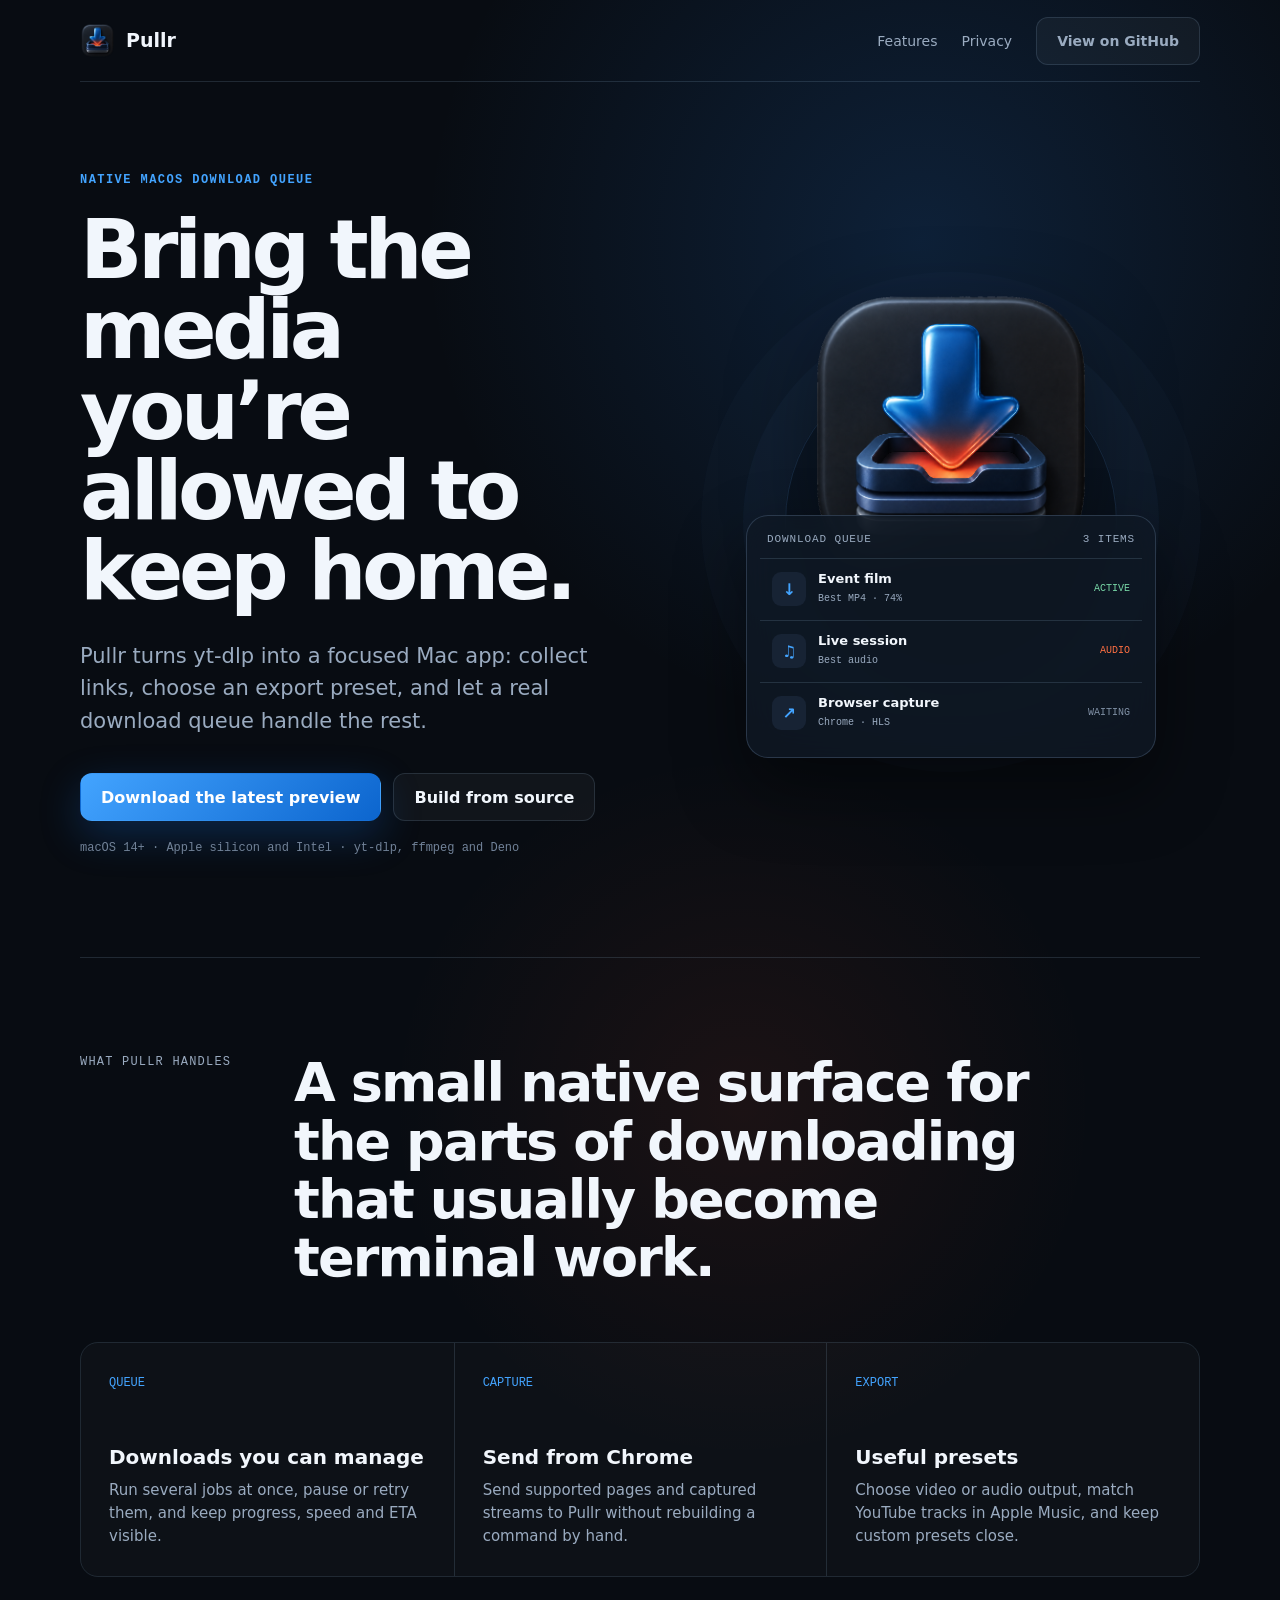
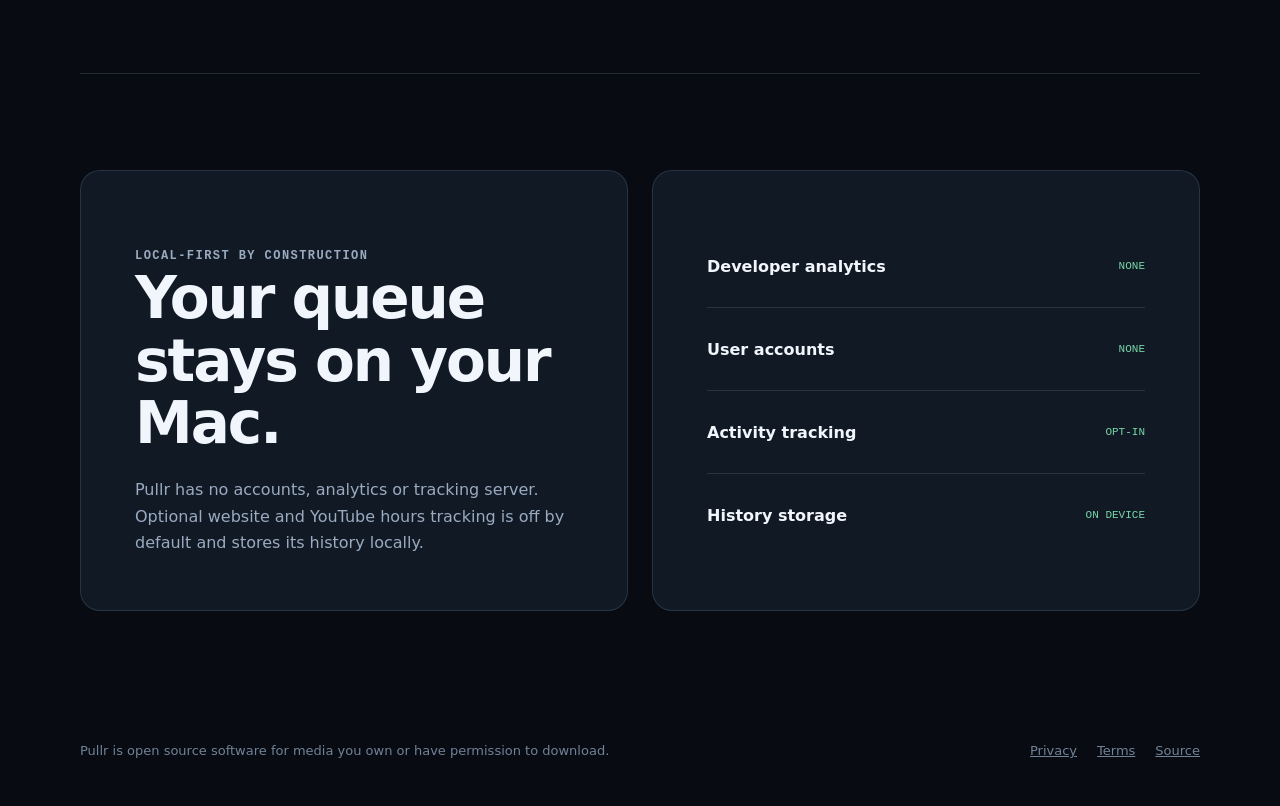
<file: docs/index.html>
<!doctype html>
<html lang="en">
<head>
  <meta charset="utf-8">
  <meta name="viewport" content="width=device-width, initial-scale=1">
  <meta name="theme-color" content="#080c12">
  <meta name="description" content="Pullr is a native macOS media download queue with Chrome capture, Apple Music matching, and optional local activity history.">
  <meta property="og:title" content="Pullr for macOS">
  <meta property="og:description" content="A native, local-first media download queue for your Mac.">
  <meta property="og:image" content="https://italian-seasoning.github.io/Pullr/pullr-icon.png">
  <title>Pullr — a native download queue for macOS</title>
  <link rel="icon" href="pullr-icon.png">
  <style>
    :root {
      color-scheme: dark;
      --canvas: #080c12;
      --panel: #111925;
      --panel-raised: #172334;
      --text: #f1f6fc;
      --muted: #9aabc0;
      --blue: #43a4ff;
      --blue-deep: #0c65ce;
      --ember: #ff7043;
      --line: rgba(158, 190, 224, 0.16);
      --display: ui-rounded, "SF Pro Rounded", "SF Pro Display", system-ui, sans-serif;
      --body: "SF Pro Text", -apple-system, BlinkMacSystemFont, system-ui, sans-serif;
      --mono: "SFMono-Regular", Consolas, monospace;
    }

    * { box-sizing: border-box; }
    html { scroll-behavior: smooth; }
    body {
      margin: 0;
      background:
        radial-gradient(circle at 72% 10%, rgba(39, 122, 220, 0.19), transparent 31rem),
        radial-gradient(circle at 58% 46%, rgba(255, 91, 48, 0.08), transparent 22rem),
        var(--canvas);
      color: var(--text);
      font-family: var(--body);
      -webkit-font-smoothing: antialiased;
    }

    a { color: inherit; }
    a:focus-visible { outline: 3px solid var(--blue); outline-offset: 4px; border-radius: 6px; }
    .shell { width: min(1120px, calc(100% - 40px)); margin: 0 auto; }

    header {
      display: flex;
      align-items: center;
      justify-content: space-between;
      min-height: 82px;
      border-bottom: 1px solid var(--line);
    }

    .brand { display: inline-flex; align-items: center; gap: 11px; text-decoration: none; font: 700 19px/1 var(--display); }
    .brand img { width: 35px; height: 35px; border-radius: 9px; }
    nav { display: flex; align-items: center; gap: 24px; color: var(--muted); font-size: 14px; }
    nav a { text-decoration: none; }
    nav a:hover { color: var(--text); }

    .hero {
      display: grid;
      grid-template-columns: minmax(0, 1.05fr) minmax(340px, 0.95fr);
      align-items: center;
      gap: 72px;
      min-height: 690px;
      padding: 92px 0 88px;
    }

    .eyebrow { margin: 0 0 24px; color: var(--blue); font: 650 12px/1 var(--mono); letter-spacing: 0.12em; text-transform: uppercase; }
    h1 { max-width: 720px; margin: 0; font: 760 clamp(50px, 7vw, 82px)/0.98 var(--display); letter-spacing: -0.055em; }
    .lede { max-width: 600px; margin: 28px 0 0; color: var(--muted); font-size: clamp(18px, 2vw, 21px); line-height: 1.55; }
    .actions { display: flex; flex-wrap: wrap; gap: 12px; margin-top: 36px; }

    .button {
      display: inline-flex;
      align-items: center;
      justify-content: center;
      min-height: 48px;
      padding: 0 20px;
      border: 1px solid var(--line);
      border-radius: 12px;
      background: rgba(255, 255, 255, 0.04);
      text-decoration: none;
      font-weight: 680;
      transition: transform 160ms ease, border-color 160ms ease, background 160ms ease;
    }
    .button:hover { transform: translateY(-2px); border-color: rgba(140, 194, 255, 0.45); background: rgba(255, 255, 255, 0.07); }
    .button.primary { border-color: transparent; background: linear-gradient(135deg, var(--blue), var(--blue-deep)); color: #fff; box-shadow: 0 14px 40px rgba(22, 111, 218, 0.28); }
    .requirements { margin-top: 18px; color: #718298; font: 12px/1.5 var(--mono); }

    .queue-stage { position: relative; min-height: 480px; display: grid; place-items: center; }
    .queue-stage::before {
      content: "";
      position: absolute;
      width: 330px;
      height: 330px;
      border: 1px solid rgba(89, 157, 234, 0.18);
      border-radius: 50%;
      box-shadow: 0 0 0 42px rgba(89, 157, 234, 0.035), 0 0 0 84px rgba(89, 157, 234, 0.02);
    }
    .app-icon { position: absolute; top: 0; width: min(300px, 72vw); filter: drop-shadow(0 28px 45px rgba(0, 0, 0, 0.45)); z-index: 2; }
    .queue {
      position: absolute;
      width: min(410px, 94vw);
      bottom: 4px;
      padding: 13px;
      border: 1px solid rgba(153, 191, 233, 0.2);
      border-radius: 22px;
      background: rgba(15, 24, 36, 0.84);
      box-shadow: 0 30px 70px rgba(0, 0, 0, 0.45);
      backdrop-filter: blur(22px);
      z-index: 3;
    }
    .queue-title { display: flex; justify-content: space-between; padding: 5px 7px 13px; color: var(--muted); font: 11px/1 var(--mono); letter-spacing: 0.08em; text-transform: uppercase; }
    .job { display: grid; grid-template-columns: 34px 1fr auto; align-items: center; gap: 12px; padding: 12px; border-top: 1px solid var(--line); }
    .job:first-of-type { border-top: 0; }
    .job-icon { display: grid; place-items: center; width: 34px; height: 34px; border-radius: 9px; background: var(--panel-raised); color: var(--blue); font-weight: 800; }
    .job strong { display: block; font-size: 13px; }
    .job small { color: var(--muted); font: 10px/1.8 var(--mono); }
    .status { color: #78d7a7; font: 10px/1 var(--mono); text-transform: uppercase; }
    .status.waiting { color: #8091a6; }
    .status.audio { color: var(--ember); }

    .section { padding: 96px 0; border-top: 1px solid var(--line); }
    .section-heading { display: grid; grid-template-columns: 180px 1fr; gap: 34px; margin-bottom: 54px; }
    .section-label { color: var(--muted); font: 12px/1.4 var(--mono); text-transform: uppercase; letter-spacing: 0.1em; }
    h2 { max-width: 760px; margin: 0; font: 680 clamp(32px, 4.5vw, 54px)/1.08 var(--display); letter-spacing: -0.035em; }
    .features { display: grid; grid-template-columns: repeat(3, 1fr); border: 1px solid var(--line); border-radius: 18px; overflow: hidden; }
    .feature { min-height: 220px; padding: 28px; border-left: 1px solid var(--line); background: rgba(255, 255, 255, 0.018); }
    .feature:first-child { border-left: 0; }
    .feature-mark { color: var(--blue); font: 12px/1 var(--mono); }
    .feature h3 { margin: 55px 0 10px; font: 670 20px/1.2 var(--display); }
    .feature p { margin: 0; color: var(--muted); font-size: 15px; line-height: 1.55; }

    .local { display: grid; grid-template-columns: 1fr 1fr; gap: 24px; }
    .local-copy, .local-list { padding: clamp(28px, 5vw, 54px); border: 1px solid var(--line); border-radius: 20px; background: var(--panel); }
    .local-copy h2 { font-size: clamp(34px, 5vw, 58px); }
    .local-copy p { margin: 22px 0 0; color: var(--muted); line-height: 1.65; }
    .local-list { display: grid; gap: 0; }
    .local-row { display: flex; justify-content: space-between; align-items: center; gap: 20px; padding: 18px 0; border-bottom: 1px solid var(--line); }
    .local-row:last-child { border-bottom: 0; }
    .local-row span:first-child { font-weight: 630; }
    .local-row span:last-child { color: #78d7a7; font: 11px/1 var(--mono); text-transform: uppercase; }

    footer { display: flex; justify-content: space-between; gap: 32px; padding: 36px 0 48px; color: #718298; font-size: 13px; }
    footer div:last-child { display: flex; gap: 20px; }

    @media (max-width: 820px) {
      nav a:not(.button) { display: none; }
      .hero { grid-template-columns: 1fr; gap: 62px; padding-top: 72px; }
      .queue-stage { min-height: 440px; }
      .section-heading { grid-template-columns: 1fr; }
      .features, .local { grid-template-columns: 1fr; }
      .feature { border-left: 0; border-top: 1px solid var(--line); }
      .feature:first-child { border-top: 0; }
    }

    @media (max-width: 520px) {
      .shell { width: min(100% - 28px, 1120px); }
      header { min-height: 70px; }
      nav .button { min-height: 40px; padding: 0 13px; font-size: 13px; }
      h1 { font-size: 48px; }
      .hero { padding-top: 58px; }
      .section { padding: 72px 0; }
      .queue-stage { min-height: 390px; }
      .app-icon { width: 250px; }
      .queue { bottom: 0; }
      footer { flex-direction: column; }
    }

    @media (prefers-reduced-motion: reduce) {
      html { scroll-behavior: auto; }
      .button { transition: none; }
    }
  </style>
</head>
<body>
  <div class="shell">
    <header>
      <a class="brand" href="#top" aria-label="Pullr home">
        <img src="pullr-icon.png" alt="">
        <span>Pullr</span>
      </a>
      <nav aria-label="Main navigation">
        <a href="#features">Features</a>
        <a href="#privacy">Privacy</a>
        <a class="button" href="https://github.com/Italian-seasoning/Pullr">View on GitHub</a>
      </nav>
    </header>

    <main id="top">
      <section class="hero">
        <div>
          <p class="eyebrow">Native macOS download queue</p>
          <h1>Bring the media you’re allowed to keep home.</h1>
          <p class="lede">Pullr turns yt-dlp into a focused Mac app: collect links, choose an export preset, and let a real download queue handle the rest.</p>
          <div class="actions">
            <a class="button primary" href="https://github.com/Italian-seasoning/Pullr/releases/latest">Download the latest preview</a>
            <a class="button" href="https://github.com/Italian-seasoning/Pullr#build-and-test">Build from source</a>
          </div>
          <p class="requirements">macOS 14+ · Apple silicon and Intel · yt-dlp, ffmpeg and Deno</p>
        </div>

        <div class="queue-stage" aria-label="Pullr icon above a sample download queue">
          <img class="app-icon" src="pullr-icon.png" alt="Pullr app icon">
          <div class="queue">
            <div class="queue-title"><span>Download queue</span><span>3 items</span></div>
            <div class="job">
              <div class="job-icon">↓</div>
              <div><strong>Event film</strong><small>Best MP4 · 74%</small></div>
              <span class="status">active</span>
            </div>
            <div class="job">
              <div class="job-icon">♫</div>
              <div><strong>Live session</strong><small>Best audio</small></div>
              <span class="status audio">audio</span>
            </div>
            <div class="job">
              <div class="job-icon">↗</div>
              <div><strong>Browser capture</strong><small>Chrome · HLS</small></div>
              <span class="status waiting">waiting</span>
            </div>
          </div>
        </div>
      </section>

      <section class="section" id="features">
        <div class="section-heading">
          <div class="section-label">What Pullr handles</div>
          <h2>A small native surface for the parts of downloading that usually become terminal work.</h2>
        </div>
        <div class="features">
          <article class="feature">
            <span class="feature-mark">QUEUE</span>
            <h3>Downloads you can manage</h3>
            <p>Run several jobs at once, pause or retry them, and keep progress, speed and ETA visible.</p>
          </article>
          <article class="feature">
            <span class="feature-mark">CAPTURE</span>
            <h3>Send from Chrome</h3>
            <p>Send supported pages and captured streams to Pullr without rebuilding a command by hand.</p>
          </article>
          <article class="feature">
            <span class="feature-mark">EXPORT</span>
            <h3>Useful presets</h3>
            <p>Choose video or audio output, match YouTube tracks in Apple Music, and keep custom presets close.</p>
          </article>
        </div>
      </section>

      <section class="section" id="privacy">
        <div class="local">
          <div class="local-copy">
            <p class="eyebrow">Local-first by construction</p>
            <h2>Your queue stays on your Mac.</h2>
            <p>Pullr has no accounts, analytics or tracking server. Optional website and YouTube hours tracking is off by default and stores its history locally.</p>
          </div>
          <div class="local-list" aria-label="Privacy summary">
            <div class="local-row"><span>Developer analytics</span><span>none</span></div>
            <div class="local-row"><span>User accounts</span><span>none</span></div>
            <div class="local-row"><span>Activity tracking</span><span>opt-in</span></div>
            <div class="local-row"><span>History storage</span><span>on device</span></div>
          </div>
        </div>
      </section>
    </main>

    <footer>
      <div>Pullr is open source software for media you own or have permission to download.</div>
      <div>
        <a href="https://github.com/Italian-seasoning/Pullr/blob/main/PRIVACY.md">Privacy</a>
        <a href="https://github.com/Italian-seasoning/Pullr/blob/main/TERMS.md">Terms</a>
        <a href="https://github.com/Italian-seasoning/Pullr">Source</a>
      </div>
    </footer>
  </div>
</body>
</html>
</file>
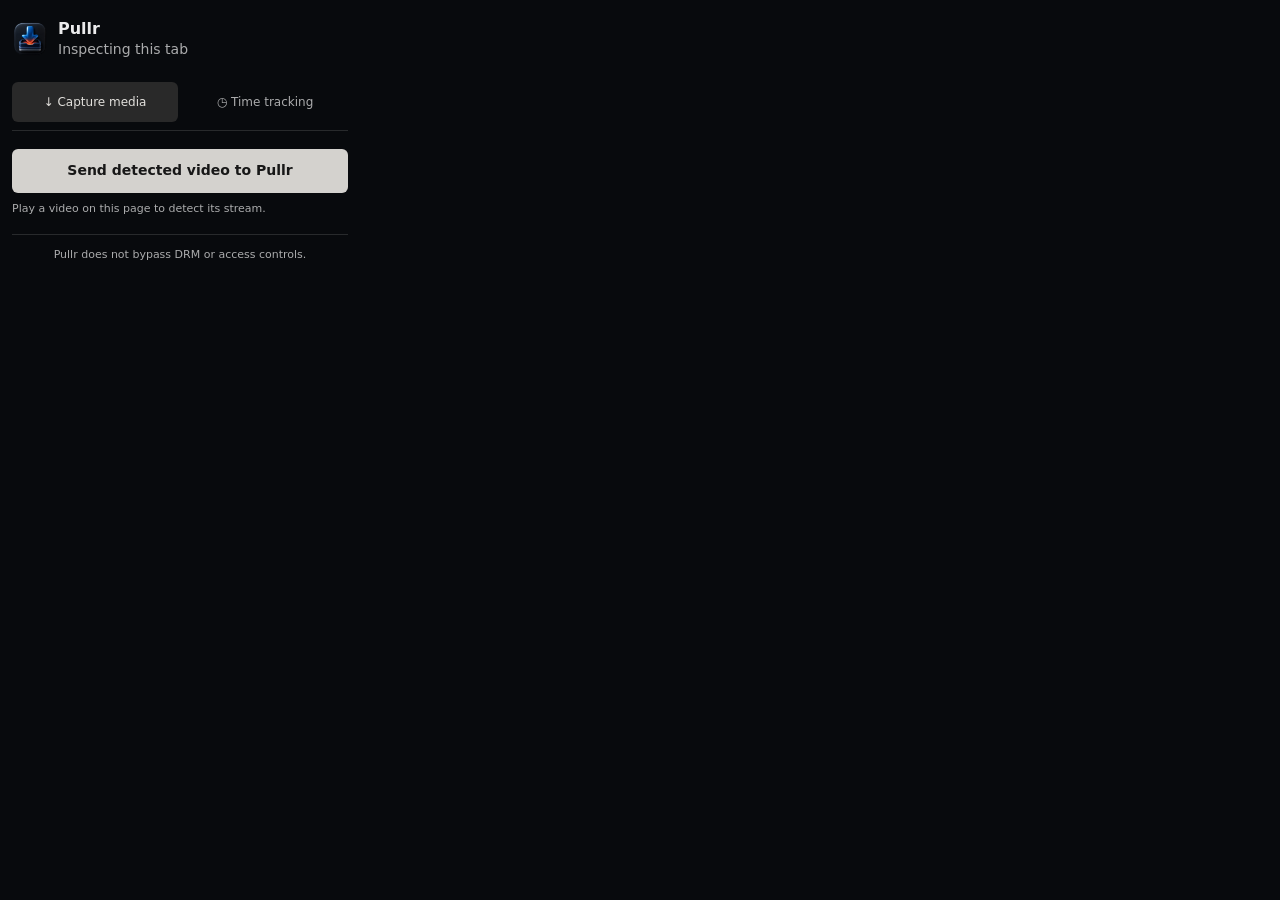
<file: chrome-extension/popup.html>
<!doctype html>
<html lang="en">
  <head>
    <meta charset="utf-8">
    <meta name="viewport" content="width=device-width, initial-scale=1">
    <title>Pullr</title>
    <link rel="stylesheet" href="popup.css">
  </head>
  <body>
    <main>
      <header>
        <img class="mark" src="icons/icon128.png" alt="">
        <div>
          <h1>Pullr</h1>
          <p id="tab-title">Inspecting this tab</p>
        </div>
      </header>

      <nav class="view-switcher" aria-label="Extension sections">
        <button type="button" data-view="capture" aria-pressed="true">↓ Capture media</button>
        <button type="button" data-view="tracking" aria-pressed="false">◷ Time tracking</button>
      </nav>
      <div id="capture-view">
      <button id="send-page" type="button">Send detected video to Pullr</button>
      <p id="capture-help" class="capture-help">Play a video on this page to detect its stream.</p>
      <section id="music" hidden>
        <div class="section-heading">
          <h2>YouTube music</h2>
        </div>
        <p id="song-title"></p>
        <div class="icon-actions">
          <button id="apple-music" class="icon-button" type="button" aria-label="Find in Apple Music" title="Find in Apple Music">
            <svg aria-hidden="true" viewBox="0 0 24 24"><path d="M9 18V6l9-2v12M9 10l9-2M6.5 21C4.6 21 3 20 3 18.5S4.6 16 6.5 16 10 17 10 18.5 8.4 21 6.5 21Zm9-2c-1.9 0-3.5-1-3.5-2.5s1.6-2.5 3.5-2.5 3.5 1 3.5 2.5-1.6 2.5-3.5 2.5Z"/></svg>
            <span>Find in Apple Music</span>
          </button>
          <button id="download-audio" class="icon-button secondary" type="button" aria-label="Download audio and add to Music" title="Download audio and add to Music">
            <svg aria-hidden="true" viewBox="0 0 24 24"><path d="M12 3v11m0 0 4-4m-4 4-4-4M5 19h14"/></svg>
            <span>Download audio and add to Music</span>
          </button>
          <button id="send-youtube" class="icon-button secondary" type="button" aria-label="Download H.265 video" title="Download H.265 video">
            <svg aria-hidden="true" viewBox="0 0 24 24"><path d="M4 6.5h10v11H4zM14 10l6-3v10l-6-3z"/></svg>
            <span>Download H.265 video</span>
          </button>
        </div>
        <button id="confirm-apple-music" class="secondary" type="button" hidden></button>
      </section>

      <section id="detected" hidden>
        <div class="section-heading">
          <h2>Detected streams</h2>
          <span id="stream-count"></span>
        </div>
        <div id="stream-list"></div>
      </section>

      </div>
      <section id="tracking-view" class="hours-settings" aria-labelledby="hours-title" hidden>
        <h2>Time, on your terms.</h2>
        <p class="tracking-help">Keeps recording with Pullr closed. Only the websites you choose, while your browser is active.</p>
        <p id="tracking-sync" role="status"></p>
        <label class="toggle-row" for="hours-toggle">
          <span>
            <strong id="hours-title">Record website time</strong>
            <small>Add a website below, then turn recording on.</small>
          </span>
          <input id="hours-toggle" type="checkbox">
        </label>
        <button id="allow-site" class="secondary" type="button" disabled>Add this website</button>
        <div id="allowed-sites" aria-label="Allowed websites"></div>
        <details>
          <summary>Privacy terms</summary>
          <p>Pullr records time only for websites you add here while Chrome is focused. It stores domains and YouTube titles on this Mac. The developer receives nothing. Turning this off stops new records; clear existing records in Pullr’s Activity section.</p>
        </details>
      </section>

      <p class="privacy">Pullr does not bypass DRM or access controls.</p>
      <p id="status" role="status" aria-live="polite"></p>
    </main>

    <script src="stream-capture.js"></script>
    <script src="website-tracker.js"></script>
    <script src="popup.js"></script>
  </body>
</html>
</file>
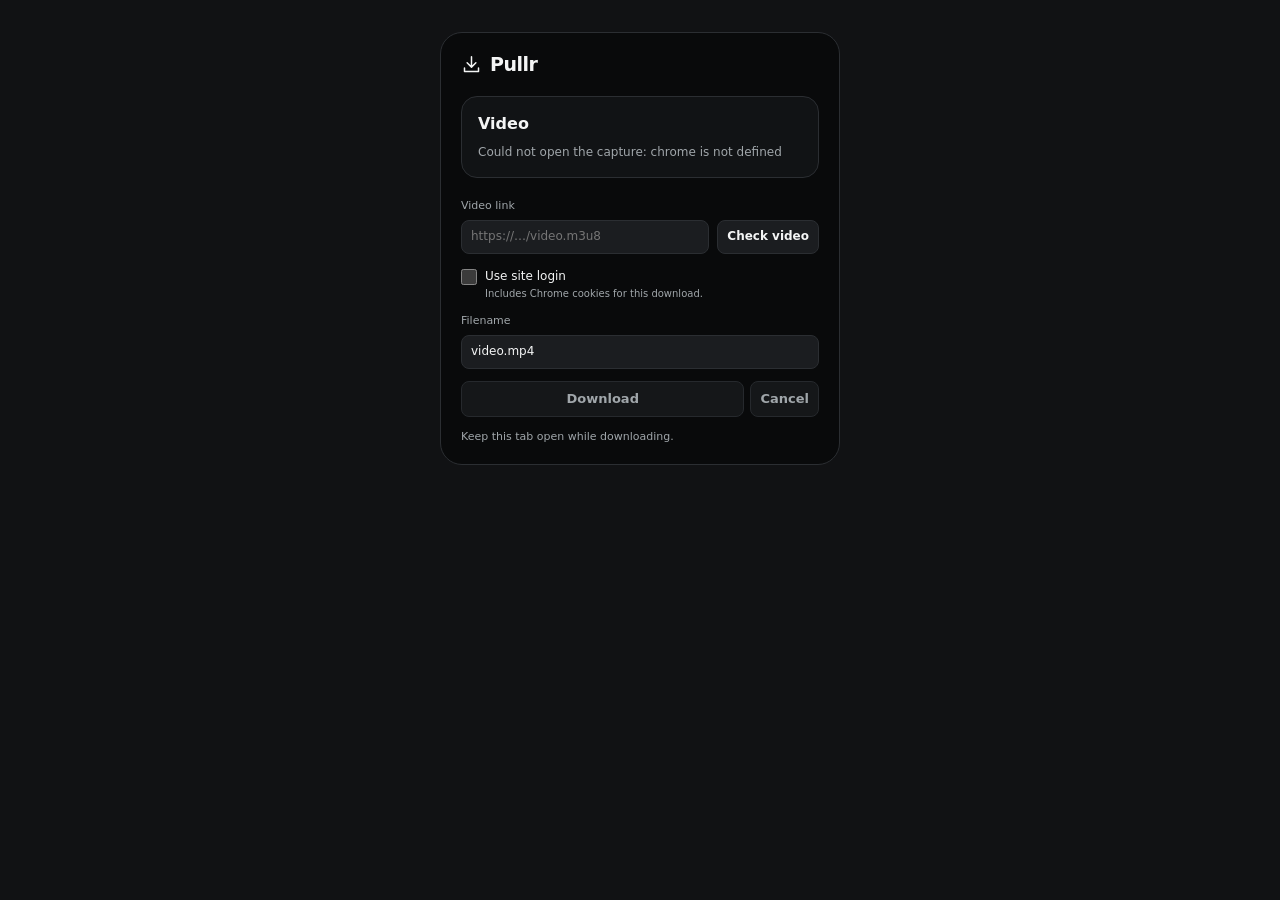
<file: windows/chrome-extension/download.html>
<!doctype html><html lang="en"><head><meta charset="utf-8"><meta name="viewport" content="width=device-width, initial-scale=1"><title>Download video — Pullr</title><link rel="stylesheet" href="ui.css"></head>
<body class="manager"><main><header><h1><svg viewBox="0 0 24 24" fill="none" stroke="currentColor" stroke-width="1.7" stroke-linecap="round" stroke-linejoin="round" aria-hidden="true" focusable="false"><path d="M12 3v12m-5-5 5 5 5-5M4 16v4h16v-4"/></svg>Pullr</h1></header>
<section class="transfer" data-state="idle" aria-label="Download status"><div class="progress-rail"><progress id="progress" value="0" max="100" aria-label="Download progress"></progress></div><div><p id="title">Video</p><p id="percent" aria-hidden="true">0%</p><p id="status" role="status" aria-live="polite">Paste a link to begin.</p></div></section>
<div class="link-field"><label class="field"><span>Video link</span><input id="url" type="url" spellcheck="false" placeholder="https://…/video.m3u8"></label><button id="inspect" type="button">Check video</button></div>
<label class="check"><input id="use-login" type="checkbox"><span>Use site login<small>Includes Chrome cookies for this download.</small></span></label>
<div class="fields"><label class="field" id="quality-field" hidden><span>Quality</span><select id="quality"></select></label>
<label class="field"><span>Filename</span><input id="filename" value="video.mp4"></label></div>
<div class="actions"><button id="save" class="primary" type="button" disabled>Download</button><button id="cancel" type="button" disabled>Cancel</button></div>
<p class="hint">Keep this tab open while downloading.</p>
</main><script src="vendor/mux.min.js"></script><script src="dlp.js"></script><script src="download.js"></script></body></html>
</file>
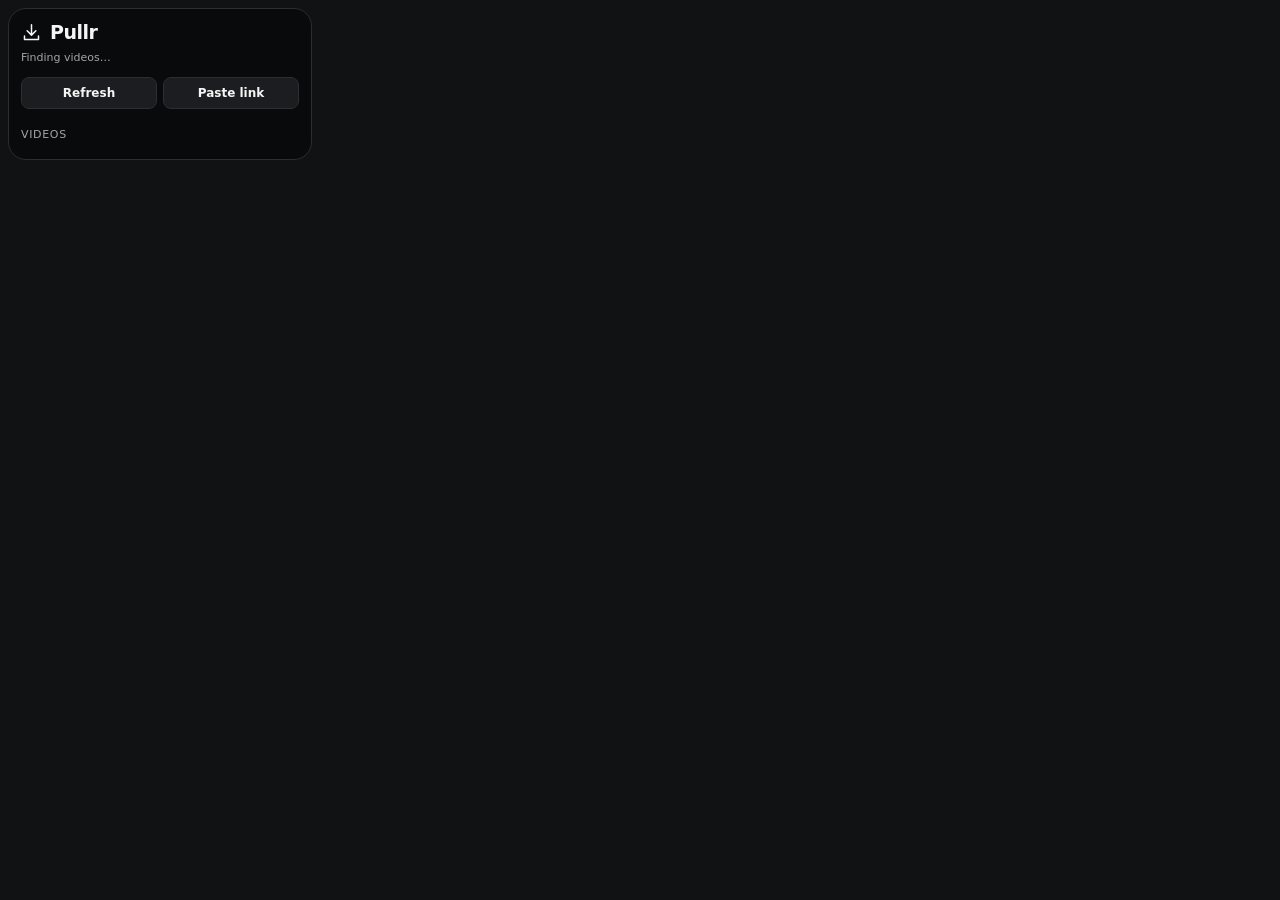
<file: windows/chrome-extension/popup.html>
<!doctype html><html lang="en"><head><meta charset="utf-8"><meta name="viewport" content="width=device-width, initial-scale=1"><title>Pullr</title><link rel="stylesheet" href="ui.css"></head>
<body class="popup"><main><header><h1><svg viewBox="0 0 24 24" fill="none" stroke="currentColor" stroke-width="1.7" stroke-linecap="round" stroke-linejoin="round" aria-hidden="true" focusable="false"><path d="M12 3v12m-5-5 5 5 5-5M4 16v4h16v-4"/></svg>Pullr</h1><p id="tab-title">Finding videos…</p></header>
<div class="actions"><button id="refresh" type="button">Refresh</button><button id="paste" type="button">Paste link</button></div>
<h2>Videos <span id="count"></span></h2><div id="stream-list"></div><p id="status" role="status" aria-live="polite"></p>
<section id="queue-section" hidden><h2>Downloads <span id="queue-count"></span></h2><div id="queue-list"></div></section>
</main><script src="stream-capture.js"></script><script src="popup.js"></script></body></html>
</file>
<file: chrome-extension/popup.css>
:root {
  color-scheme: dark;
  --bg: #080a0d;
  --glass: rgba(25, 29, 35, 0.72);
  --glass-strong: rgba(30, 35, 42, 0.9);
  --text: rgba(255, 255, 255, 0.92);
  --muted: rgba(255, 255, 255, 0.66);
  --accent: #d4d2ce;
  --border: rgba(255, 255, 255, 0.13);
  --highlight: rgba(255, 255, 255, 0.07);
  --shadow: rgba(0, 0, 0, 0.32);
}

* { box-sizing: border-box; }
[hidden] { display:none!important; }

body {
  width: 360px;
  margin: 0;
  font: 14px/1.4 system-ui, -apple-system, BlinkMacSystemFont, "Segoe UI", sans-serif;
  color: var(--text);
  background: var(--bg);
}

main { padding: 12px; }

header {
  display: flex;
  gap: 10px;
  align-items: center;
  margin-bottom: 10px;
  padding: 10px;
  border: 1px solid var(--border);
  border-radius: 6px;
  background: var(--glass);
}

.mark {
  width: 36px;
  height: 36px;
  flex: 0 0 auto;
  border-radius: 10px;
  box-shadow: 0 5px 14px rgba(0, 0, 0, 0.25);
}

h1, h2, p { margin: 0; }
h1 { font-size: 16px; font-weight: 650; }
h2 { font-size: 13px; font-weight: 650; }
p { color: var(--muted); }

#tab-title {
  max-width: 278px;
  overflow: hidden;
  text-overflow: ellipsis;
  white-space: nowrap;
}

#music, #detected, .hours-settings {
  margin-bottom: 10px;
  padding: 11px;
  border: 1px solid var(--border);
  border-radius: 6px;
  background: var(--glass);
}

.hours-settings {
  background: var(--glass-strong);
}

.toggle-row {
  display: flex;
  min-height: 44px;
  align-items: center;
  justify-content: space-between;
  gap: 12px;
  cursor: pointer;
}

.toggle-row span { display: grid; gap: 2px; }
.toggle-row strong { font-size: 12px; }
.toggle-row small { color: var(--muted); font-size: 11px; }
.toggle-row input { width: 18px; height: 18px; accent-color: var(--accent); }
.toggle-row input:focus-visible { outline: 2px solid rgba(130, 174, 255, 0.9); outline-offset: 2px; }

#allow-site { margin-top: 9px; }
#allowed-sites { display: grid; gap: 5px; margin-top: 7px; }
.allowed-site { display: flex; align-items: center; justify-content: space-between; gap: 8px; font-size: 12px; }
.allowed-site span { overflow: hidden; text-overflow: ellipsis; white-space: nowrap; }
button.remove-site { width: auto; min-height: 30px; padding: 0 9px; font-size: 11px; }

details { margin-top: 7px; color: var(--muted); font-size: 11px; }
summary { cursor: pointer; }
details p { margin-top: 6px; }

#song-title {
  margin-bottom: 8px;
  overflow: hidden;
  color: var(--text);
  font-size: 12px;
  text-overflow: ellipsis;
  white-space: nowrap;
}

.icon-actions { display: grid; gap: 6px; }

button.icon-button {
  display: flex;
  width: 100%;
  min-height: 42px;
  padding: 9px 10px;
  gap: 9px;
  align-items: center;
  text-align: left;
  font-size: 12px;
}

.icon-button svg {
  width: 18px;
  height: 18px;
  flex: 0 0 auto;
  fill: none;
  stroke: currentColor;
  stroke-linecap: round;
  stroke-linejoin: round;
  stroke-width: 1.8;
}

.section-heading {
  display: flex;
  align-items: center;
  justify-content: space-between;
  margin-bottom: 7px;
}

#stream-count {
  color: var(--muted);
  font-size: 12px;
  font-variant-numeric: tabular-nums;
}

#stream-list {
  display: grid;
  gap: 6px;
  max-height: 230px;
  overflow: auto;
}

button {
  width: 100%;
  min-height: 38px;
  border: 0;
  border-radius: 6px;
  color: #171717;
  background: var(--accent);
  font: inherit;
  font-weight: 650;
  cursor: pointer;
}

button.stream {
  overflow: hidden;
  padding: 9px 10px;
  border: 1px solid var(--border);
  color: var(--text);
  background: rgba(255, 255, 255, 0.055);
  font-size: 12px;
  font-weight: 550;
  text-align: left;
  text-overflow: ellipsis;
  white-space: nowrap;
}

button.secondary {
  border: 1px solid var(--border);
  color: var(--text);
  background: rgba(255, 255, 255, 0.055);
}

button:hover:not(:disabled) {
  border-color: rgba(255, 255, 255, 0.22);
  filter: brightness(1.12);
}
button:active:not(:disabled) { transform: translateY(1px); }
button:disabled { cursor: default; opacity: 0.52; }
button:focus-visible { outline: 2px solid rgba(130, 174, 255, 0.9); outline-offset: 2px; }

.privacy {
  margin-top: 9px;
  text-align: center;
  font-size: 11px;
}

#status {
  min-height: 18px;
  margin-top: 6px;
  color: var(--muted);
  font-size: 11px;
  text-align: center;
}

@media (prefers-reduced-motion: reduce) {
  button:active:not(:disabled) { transform: none; }
}

.view-switcher { display:flex; gap:4px; margin-bottom:18px; border-bottom:1px solid var(--border); padding-bottom:8px; }
.view-switcher button { background:transparent; color:var(--muted); font-size:12px; font-weight:500; min-height:40px; }
.view-switcher button[aria-pressed="true"] { background:#292929; color:#e2e0dc; }
header { border:0; padding:6px 0 12px; background:transparent; }.mark { box-shadow:none; }
#send-page { padding:12px; }.capture-help { font-size:11px; margin:8px 0 18px; }
.hours-settings { background:transparent; border:0; padding:0; }.tracking-help { font-size:12px; line-height:1.6; margin:8px 0 12px; }
#tracking-sync { background:#252525; color:#ceccc7; padding:9px 10px; border-radius:4px; font-size:11px; margin-bottom:15px; }#tracking-sync.needs-sync { background:#342a1c; color:#ebcf9a; }
.toggle-row { padding:9px 0 14px; border-bottom:1px solid var(--border); }.toggle-row input { width:22px; height:22px; }
.stream strong,.stream small { display:block; overflow:hidden; text-overflow:ellipsis; }.stream small { color:var(--muted); margin-top:4px; font-size:10px; font-weight:400; }
#music,#detected { background:transparent; padding:13px 0; border:0; border-top:1px solid var(--border); border-radius:0; }
#allowed-sites:empty::after { content:"No websites added yet."; display:block; color:var(--muted); font-size:11px; padding:12px 0; }
.privacy { border-top:1px solid var(--border); padding-top:12px; margin-top:18px; }#status { text-align:left; min-height:32px; line-height:1.5; }
</file>
<file: windows/chrome-extension/ui.css>
:root { color-scheme: dark; --bg: #111214; --panel: #090a0b; --surface: #1b1d20; --text: #f4f5f5; --muted: #a0a6aa; --border: #2b2e32; --accent: #9cf7b6; }
* { box-sizing: border-box; }
body { margin: 0; color: var(--text); background: var(--bg); font: 13px/1.4 system-ui, sans-serif; }
[hidden] { display: none !important; }
body.popup { width: 320px; }
main { padding: 12px; background: var(--panel); border: 1px solid var(--border); border-radius: 18px; }
.popup main { margin: 8px; max-height: 584px; overflow-y: auto; }
body.manager main { width: calc(100% - 32px); max-width: 400px; margin: 32px auto; padding: 20px; border-radius: 22px; }
h1, h2, p { margin: 0; }
h1 { display: flex; align-items: center; gap: 8px; font: 600 19px/1.2 "Avenir Next", system-ui, sans-serif; letter-spacing: -.5px; }
h1 svg { width: 21px; height: 21px; flex: none; }
h2 { font-size: 11px; font-weight: 500; letter-spacing: .06em; text-transform: uppercase; color: var(--muted); margin: 18px 0 4px; }
header p { overflow: hidden; text-overflow: ellipsis; white-space: nowrap; color: var(--muted); margin-top: 4px; font-size: 12px; }
.popup header { margin-bottom: 12px; }
.popup header p { margin-top: 6px; font-size: 11px; }
.hint { margin: 12px 0 0; color: var(--muted); font-size: 11px; }
.actions { display: flex; gap: 6px; flex-wrap: wrap; }
button { min-height: 32px; padding: 5px 9px; border: 1px solid var(--border); border-radius: 8px; color: var(--text); background: var(--surface); font: inherit; font-weight: 600; cursor: pointer; }
button.primary { color: #102218; background: var(--accent); border-color: var(--accent); }
button:hover:not(:disabled) { background: #292c30; border-color: #50565d; }
button.primary:hover:not(:disabled) { background: #b9facb; border-color: #b9facb; }
button:disabled { color: var(--muted); background: #151719; border-color: #26292d; cursor: default; }
button:focus-visible, input:focus-visible, select:focus-visible { outline: 2px solid var(--accent); outline-offset: 2px; }
.popup .actions button { flex: 1; font-size: 12px; }
#stream-list { max-height: 280px; overflow-y: auto; }
.stream { display: grid; grid-template-columns: minmax(0, 1fr) auto; align-items: center; gap: 4px 8px; padding: 9px 0; border-bottom: 1px solid var(--border); }
.stream:last-child { border-bottom: 0; }
.stream-info { display: contents; }
.stream strong { grid-column: 1 / -1; display: block; font-size: 11px; font-weight: 600; overflow: hidden; text-overflow: ellipsis; white-space: nowrap; }
.stream p { margin: 2px 0 0; color: var(--muted); overflow: hidden; text-overflow: ellipsis; white-space: nowrap; font-size: 11px; }
.stream button { font-size: 12px; }
.stream .actions { flex: none; flex-wrap: nowrap; }
.popup .stream .actions button { flex: none; }
#count { color: var(--muted); font-weight: 400; }
#queue-list { max-height: 140px; overflow-y: auto; }
#status { margin-top: 10px; overflow-wrap: anywhere; font-size: 12px; }
#status:empty { display: none; }
.transfer { display: grid; grid-template-columns: 8px minmax(0, 1fr); align-items: center; gap: 18px; padding: 16px; margin: 20px 0; border: 1px solid var(--border); border-radius: 16px; background: #111315; }
.progress-rail { position: relative; width: 8px; height: 88px; }
progress { appearance: none; position: absolute; left: -40px; top: 40px; width: 88px; height: 8px; border: 0; border-radius: 8px; background: #34383d; transform: rotate(-90deg); }
progress::-webkit-progress-bar { background: #34383d; border-radius: 8px; }
progress::-webkit-progress-value { background: var(--accent); border-radius: 8px; }
#percent { font: 500 38px/1.1 "Avenir Next", system-ui, sans-serif; letter-spacing: -1.5px; font-variant-numeric: tabular-nums; }
#title { font-size: 16px; font-weight: 600; line-height: 1.4; overflow-wrap: anywhere; }
.transfer { grid-template-columns: minmax(0, 1fr); }
.transfer .progress-rail, .transfer #percent { display: none; }
.transfer[data-state="downloading"], .transfer[data-state="complete"] { grid-template-columns: 8px minmax(0, 1fr); }
.transfer[data-state="downloading"] .progress-rail, .transfer[data-state="complete"] .progress-rail,
.transfer[data-state="downloading"] #percent, .transfer[data-state="complete"] #percent { display: block; }
.transfer[data-state="downloading"] #title, .transfer[data-state="complete"] #title { font-size: 12px; font-weight: 400; color: var(--muted); margin-bottom: 8px; }
.transfer[data-state="complete"] #percent { font-size: 28px; letter-spacing: -.5px; }
.transfer #status { margin-top: 8px; color: var(--muted); line-height: 1.5; }
.field { display: block; margin: 12px 0; }
.field span { display: block; margin-bottom: 6px; font-size: 11px; font-weight: 500; color: var(--muted); }
.field input, .field select { width: 100%; min-height: 34px; padding: 7px 9px; border: 1px solid var(--border); border-radius: 8px; color: var(--text); background: var(--surface); font: inherit; font-size: 12px; }
.link-field { display: flex; align-items: flex-end; gap: 8px; }
.link-field .field { flex: 1; min-width: 0; margin: 0; }
.link-field button { min-height: 34px; font-size: 12px; }
.fields .field { min-width: 0; }
#quality { width: 145px; }
.check { display: flex; gap: 8px; min-height: 32px; margin: 14px 0 4px; align-items: flex-start; cursor: pointer; font-size: 12px; }
.check input { width: 16px; height: 16px; accent-color: var(--accent); margin: 1px 0; }
small { display: block; color: var(--muted); font-size: 10px; margin-top: 3px; }
.manager .actions .primary { flex: 1; }
.manager .actions button { min-height: 36px; }
</file>
